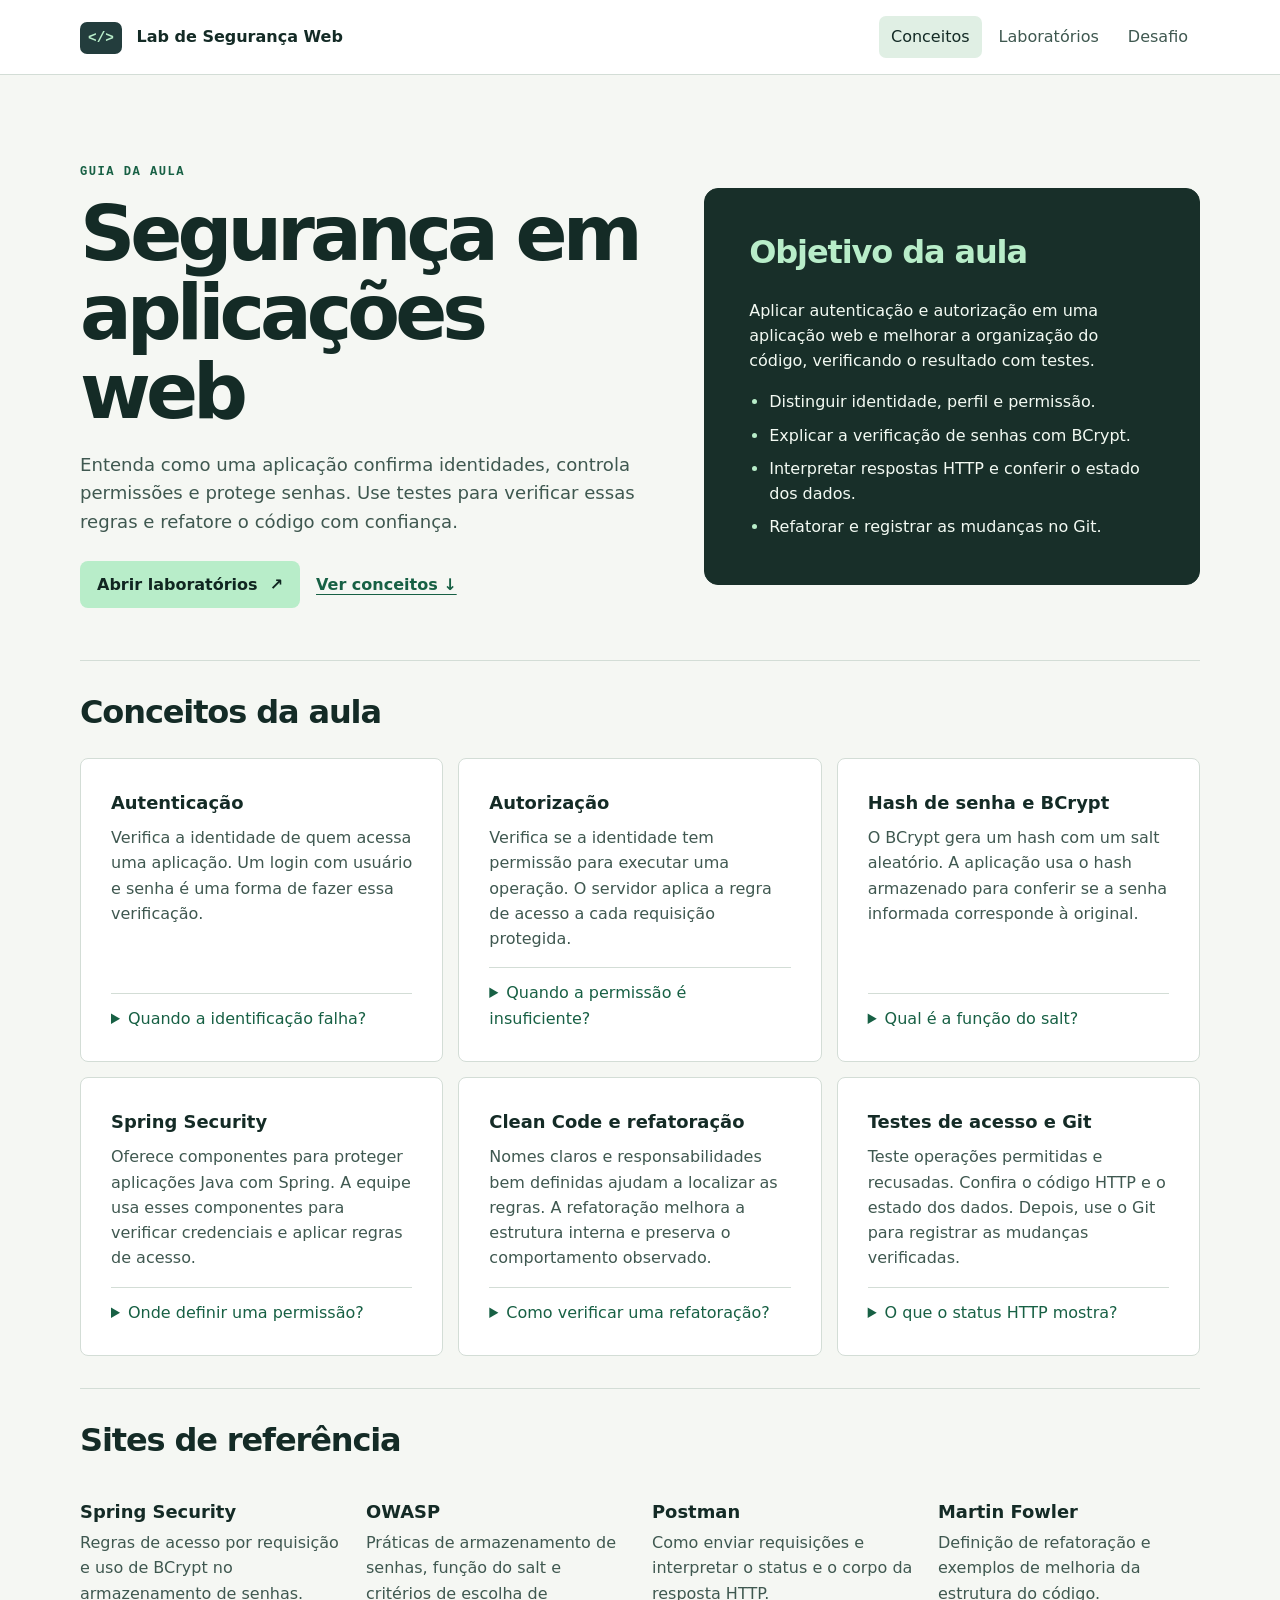
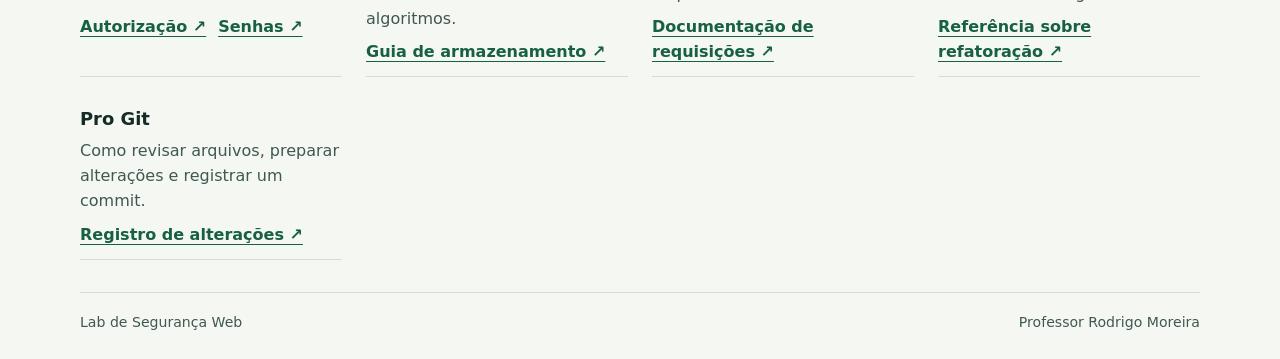
<file: index.html>
<!doctype html>
<html lang="pt-BR">
<head>
<meta charset="utf-8">
<meta name="viewport" content="width=device-width, initial-scale=1">
<title>Conceitos | Lab de Segurança Web</title>
<link rel="stylesheet" href="assets/estilo.css">

</head>
<body class="home">
<a class="skip" href="#conteudo">Ir para o conteúdo</a>
<header class="site-header"><div class="wrap top">
<a class="brand" href="index.html"><span class="mark" aria-hidden="true">&lt;/&gt;</span> Lab de Segurança Web</a>
<nav aria-label="Navegação principal"><a href="index.html" aria-current="page">Conceitos</a><a href="laboratorios.html">Laboratórios</a><a href="desafio.html">Desafio</a></nav>
</div></header>
<main id="conteudo" class="wrap">
<section class="hero intro home-hero">
  <div class="hero-copy">
    <p class="eyebrow">Guia da aula</p>
    <h1>Segurança em<br>aplicações web</h1>
    <p class="lead">Entenda como uma aplicação confirma identidades, controla permissões e protege senhas. Use testes para verificar essas regras e refatore o código com confiança.</p>
    <div class="actions"><a class="button" href="laboratorios.html">Abrir laboratórios <span aria-hidden="true">↗</span></a><a class="subtle-link" href="#conceitos">Ver conceitos ↓</a></div>
  </div>
  <aside class="hero-panel outcomes" aria-labelledby="objetivo">
    <h2 id="objetivo">Objetivo da aula</h2>
    <p>Aplicar autenticação e autorização em uma aplicação web e melhorar a organização do código, verificando o resultado com testes.</p>
    <ul>
      <li>Distinguir identidade, perfil e permissão.</li>
      <li>Explicar a verificação de senhas com BCrypt.</li>
      <li>Interpretar respostas HTTP e conferir o estado dos dados.</li>
      <li>Refatorar e registrar as mudanças no Git.</li>
    </ul>
  </aside>
</section>
<section class="home-section" id="conceitos" aria-labelledby="definitions">
  <h2 id="definitions">Conceitos da aula</h2>
  <div class="cards">
    <article><h3>Autenticação</h3><p>Verifica a identidade de quem acessa uma aplicação. Um login com usuário e senha é uma forma de fazer essa verificação.</p><details><summary>Quando a identificação falha?</summary><p>Em uma API que exige credenciais, o código HTTP 401 indica que credenciais válidas estão ausentes.</p></details></article>
    <article><h3>Autorização</h3><p>Verifica se a identidade tem permissão para executar uma operação. O servidor aplica a regra de acesso a cada requisição protegida.</p><details><summary>Quando a permissão é insuficiente?</summary><p>Uma API pode responder com HTTP 403 quando a conta foi identificada e seu perfil não permite a operação.</p></details></article>
    <article><h3>Hash de senha e BCrypt</h3><p>O BCrypt gera um hash com um salt aleatório. A aplicação usa o hash armazenado para conferir se a senha informada corresponde à original.</p><details><summary>Qual é a função do salt?</summary><p>O salt faz com que uma mesma senha possa gerar hashes diferentes. Ele é armazenado como parte da representação do hash.</p></details></article>
    <article><h3>Spring Security</h3><p>Oferece componentes para proteger aplicações Java com Spring. A equipe usa esses componentes para verificar credenciais e aplicar regras de acesso.</p><details><summary>Onde definir uma permissão?</summary><p>A política de acesso pode definir quais perfis têm permissão para requisitar uma operação protegida.</p></details></article>
    <article><h3>Clean Code e refatoração</h3><p>Nomes claros e responsabilidades bem definidas ajudam a localizar as regras. A refatoração melhora a estrutura interna e preserva o comportamento observado.</p><details><summary>Como verificar uma refatoração?</summary><p>Rode os mesmos testes antes e depois da mudança e compare os resultados esperados.</p></details></article>
    <article><h3>Testes de acesso e Git</h3><p>Teste operações permitidas e recusadas. Confira o código HTTP e o estado dos dados. Depois, use o Git para registrar as mudanças verificadas.</p><details><summary>O que o status HTTP mostra?</summary><p>Ele resume o resultado da requisição. Uma consulta adicional pode confirmar se o registro foi alterado ou preservado.</p></details></article>
  </div>
</section>
<section class="home-section references" aria-labelledby="fontes">
  <h2 id="fontes">Sites de referência</h2>
  <div class="reference-list">
    <article><h3>Spring Security</h3><p>Regras de acesso por requisição e uso de BCrypt no armazenamento de senhas.</p><div class="actions"><a href="https://docs.spring.io/spring-security/reference/servlet/authorization/authorize-http-requests.html" target="_blank" rel="noopener">Autorização ↗</a><a href="https://docs.spring.io/spring-security/reference/features/authentication/password-storage.html" target="_blank" rel="noopener">Senhas ↗</a></div></article>
    <article><h3>OWASP</h3><p>Práticas de armazenamento de senhas, função do salt e critérios de escolha de algoritmos.</p><a href="https://cheatsheetseries.owasp.org/cheatsheets/Password_Storage_Cheat_Sheet.html" target="_blank" rel="noopener">Guia de armazenamento ↗</a></article>
    <article><h3>Postman</h3><p>Como enviar requisições e interpretar o status e o corpo da resposta HTTP.</p><a href="https://learning.postman.com/docs/use/send-requests/requests" target="_blank" rel="noopener">Documentação de requisições ↗</a></article>
    <article><h3>Martin Fowler</h3><p>Definição de refatoração e exemplos de melhoria da estrutura do código.</p><a href="https://www.refactoring.com/" target="_blank" rel="noopener">Referência sobre refatoração ↗</a></article>
    <article><h3>Pro Git</h3><p>Como revisar arquivos, preparar alterações e registrar um commit.</p><a href="https://git-scm.com/book/en/v2/Git-Basics-Recording-Changes-to-the-Repository.html" target="_blank" rel="noopener">Registro de alterações ↗</a></article>
  </div>
</section>
</main>
<footer class="wrap footer"><span>Lab de Segurança Web</span><span>Professor Rodrigo Moreira</span></footer>
</body></html>
</file>
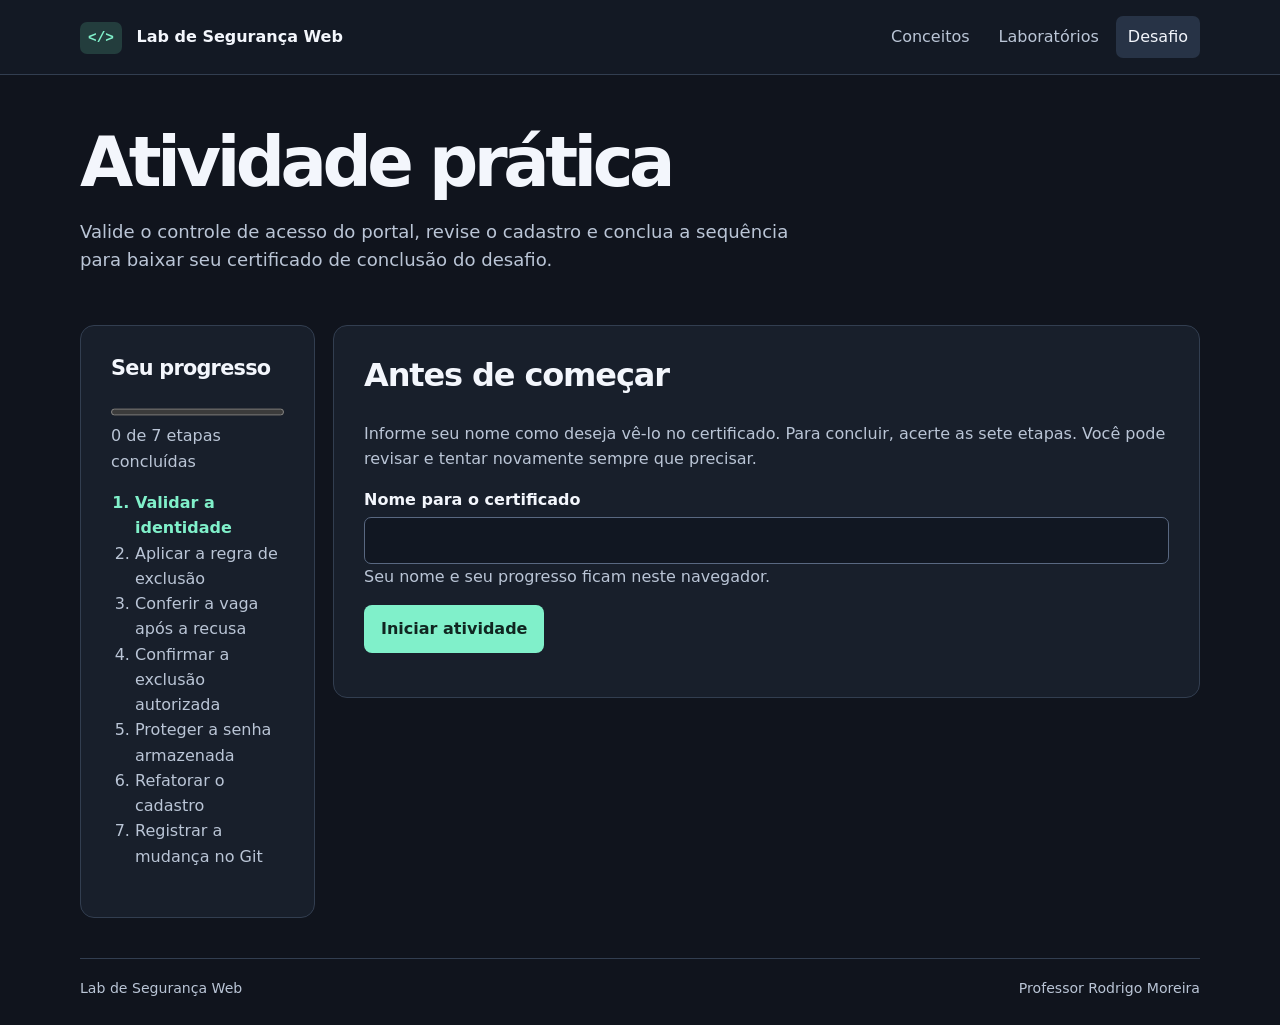
<file: desafio.html>
<!doctype html>
<html lang="pt-BR">
<head>
<meta charset="utf-8">
<meta name="viewport" content="width=device-width, initial-scale=1">
<title>Desafio | Lab de Segurança Web</title>
<link rel="stylesheet" href="assets/estilo.css">
<script defer src="assets/portal.js"></script><script defer src="assets/certificado.js"></script><script defer src="assets/desafio.js"></script>
</head>
<body>
<a class="skip" href="#conteudo">Ir para o conteúdo</a>
<header class="site-header"><div class="wrap top">
<a class="brand" href="index.html"><span class="mark" aria-hidden="true">&lt;/&gt;</span> Lab de Segurança Web</a>
<nav aria-label="Navegação principal"><a href="index.html">Conceitos</a><a href="laboratorios.html">Laboratórios</a><a href="desafio.html" aria-current="page">Desafio</a></nav>
</div></header>
<main id="conteudo" class="wrap">
<section class="hero compact"><h1>Atividade prática</h1><p class="lead">Valide o controle de acesso do portal, revise o cadastro e conclua a sequência para baixar seu certificado de conclusão do desafio.</p></section>
<div class="challenge-layout">
<aside class="panel progress-card" aria-label="Progresso">
<h2>Seu progresso</h2><p id="participante"></p><progress id="progress" max="7" value="0" aria-label="Etapas concluídas"></progress><p id="progress-label">0 de 7 etapas concluídas</p><ol id="steps"></ol>
<button type="button" class="secondary" id="restart" hidden>Recomeçar atividade</button>
</aside>
<div class="panel challenge" id="challenge" tabindex="-1"></div>
</div>
<noscript>Ative o JavaScript para iniciar o desafio e baixar o certificado.</noscript>
</main>
<footer class="wrap footer"><span>Lab de Segurança Web</span><span>Professor Rodrigo Moreira</span></footer>
</body></html>
</file>
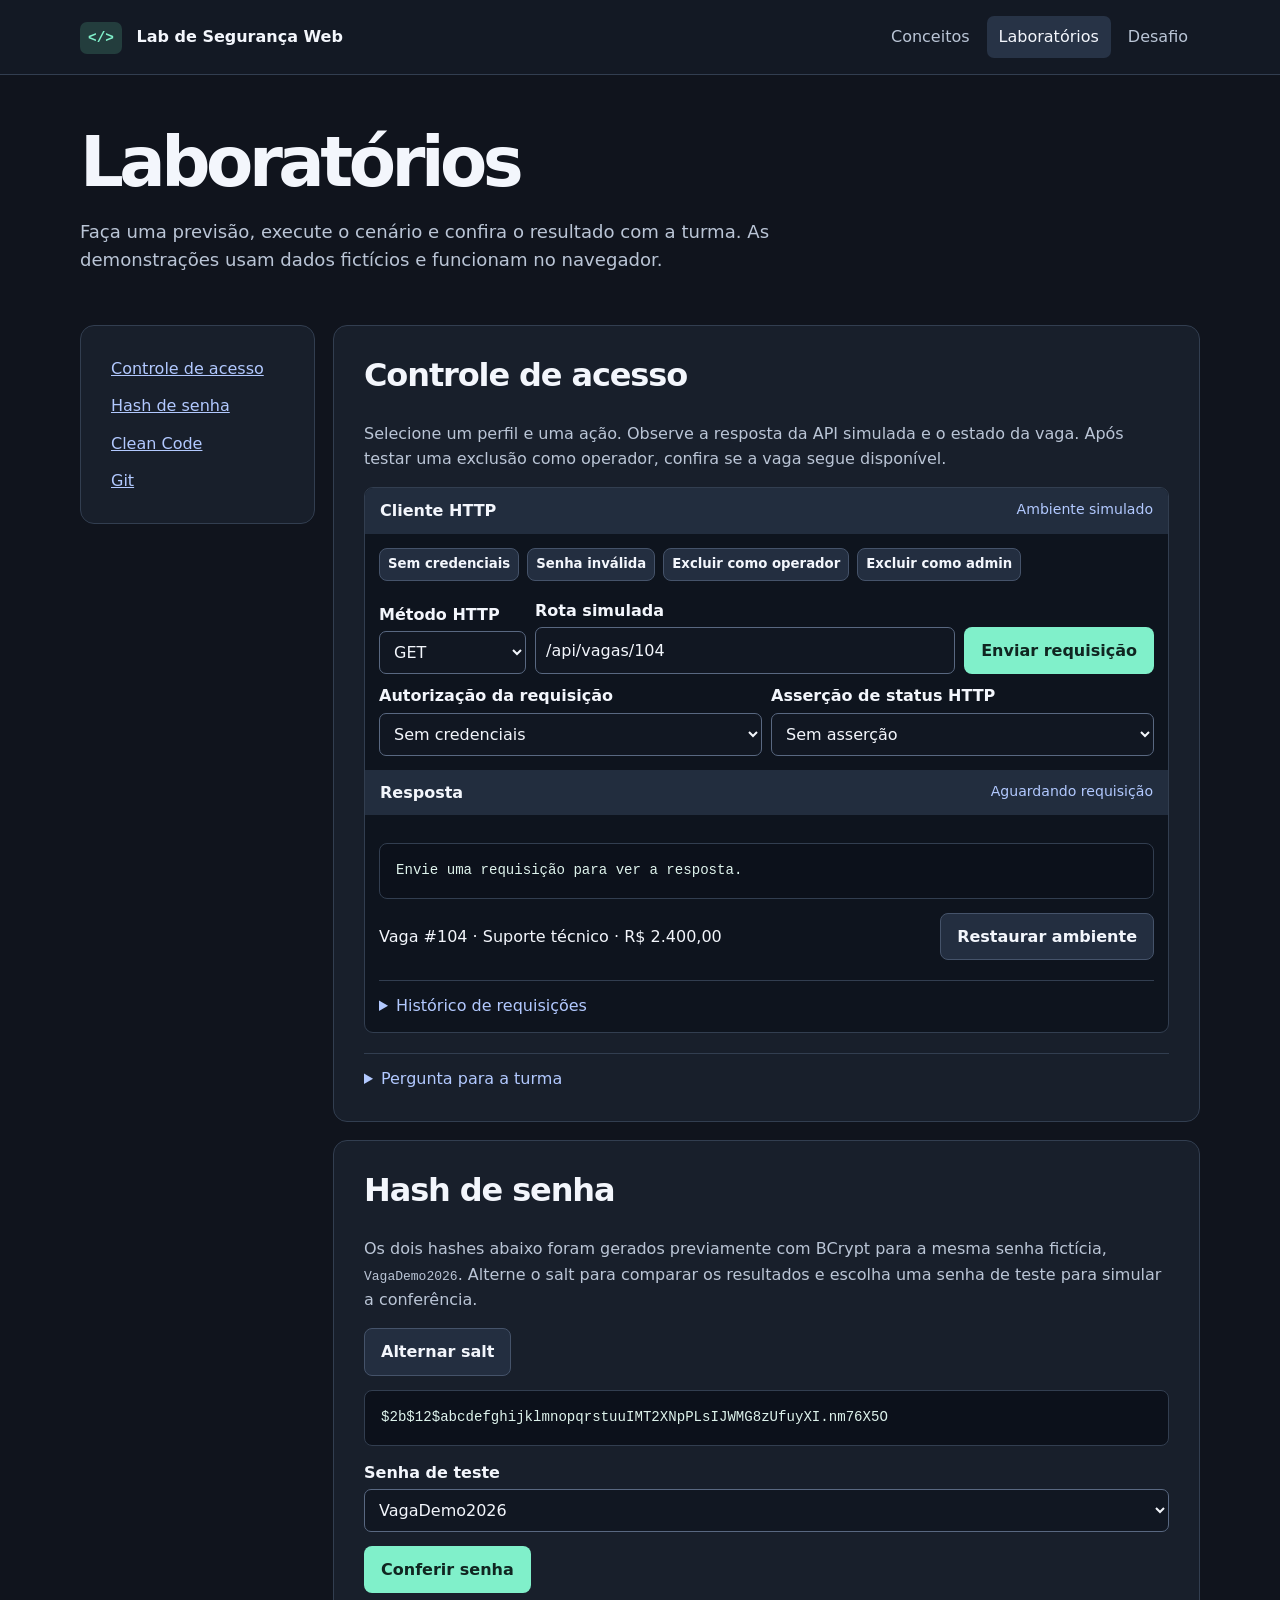
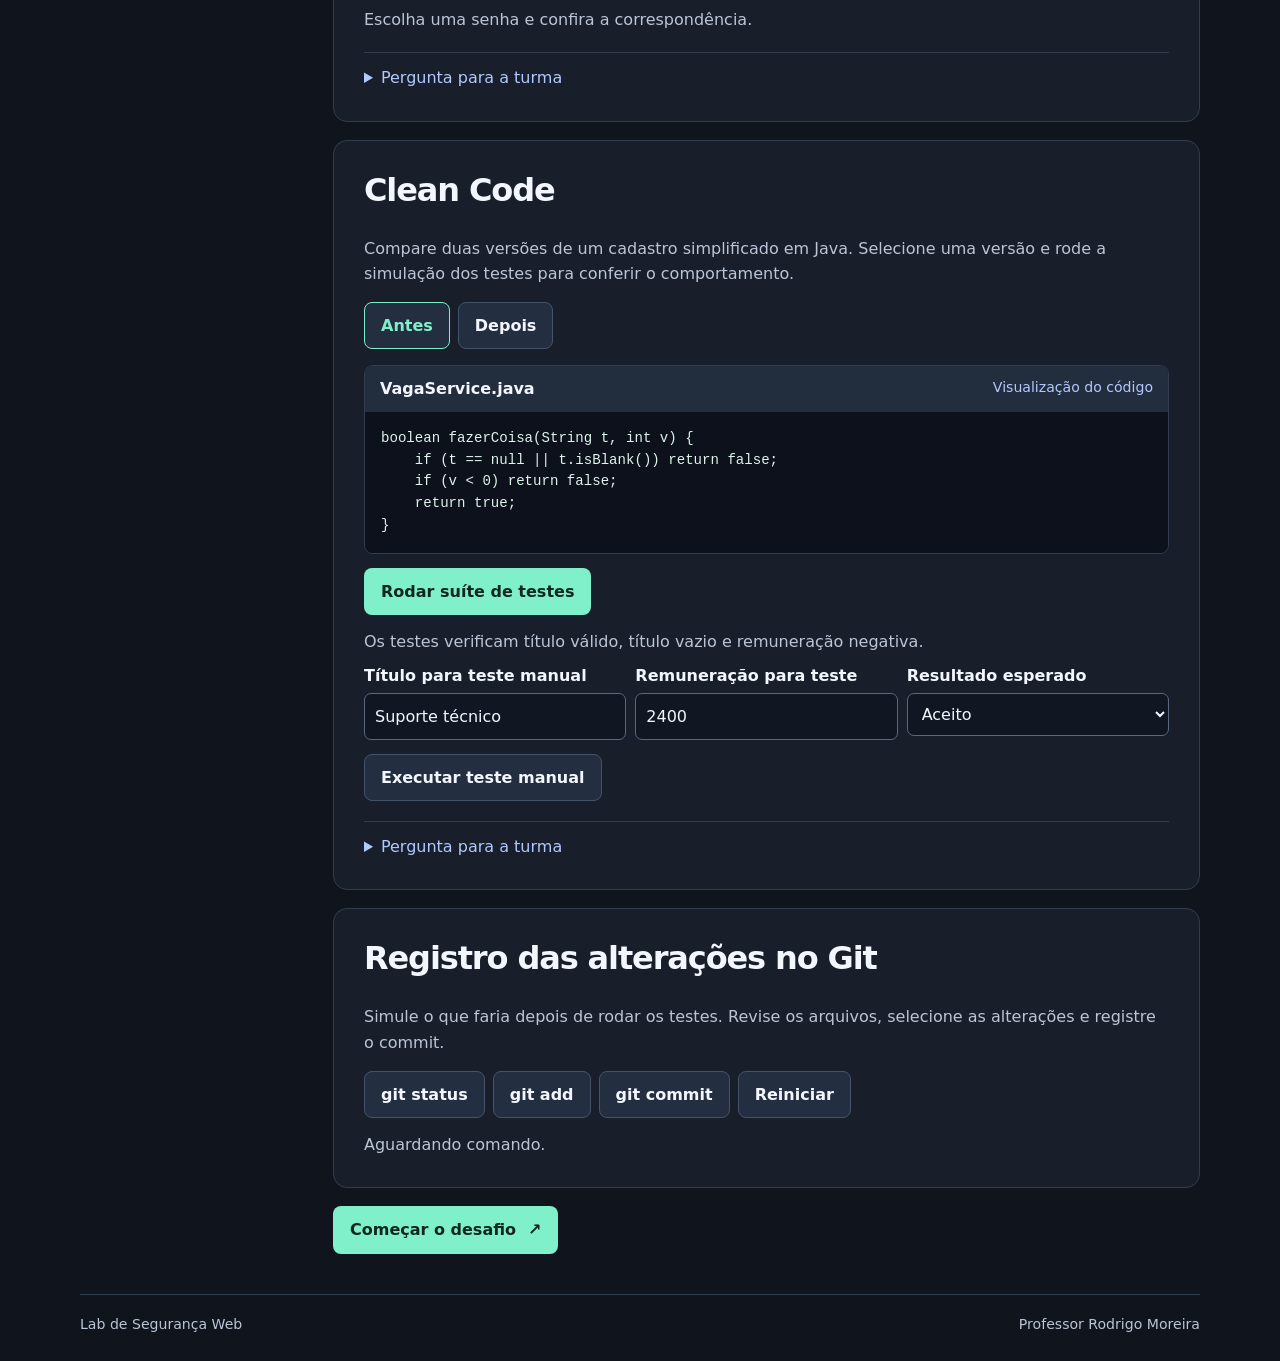
<file: laboratorios.html>
<!doctype html>
<html lang="pt-BR">
<head>
<meta charset="utf-8">
<meta name="viewport" content="width=device-width, initial-scale=1">
<title>Laboratórios | Lab de Segurança Web</title>
<link rel="stylesheet" href="assets/estilo.css">
<script defer src="assets/portal.js"></script><script defer src="assets/labs.js"></script>
</head>
<body>
<a class="skip" href="#conteudo">Ir para o conteúdo</a>
<header class="site-header"><div class="wrap top">
<a class="brand" href="index.html"><span class="mark" aria-hidden="true">&lt;/&gt;</span> Lab de Segurança Web</a>
<nav aria-label="Navegação principal"><a href="index.html">Conceitos</a><a href="laboratorios.html" aria-current="page">Laboratórios</a><a href="desafio.html">Desafio</a></nav>
</div></header>
<main id="conteudo" class="wrap">
<section class="hero compact"><h1>Laboratórios</h1><p class="lead">Faça uma previsão, execute o cenário e confira o resultado com a turma. As demonstrações usam dados fictícios e funcionam no navegador.</p></section>
<div class="lab-layout">
<aside><nav class="side panel" aria-label="Ir ao laboratório"><a href="#acesso">Controle de acesso</a><a href="#hash">Hash de senha</a><a href="#refatoracao">Clean Code</a><a href="#git">Git</a></nav></aside>
<div class="lab-stack">
<section class="panel lab" id="acesso">
<h2>Controle de acesso</h2><p>Selecione um perfil e uma ação. Observe a resposta da API simulada e o estado da vaga. Após testar uma exclusão como operador, confira se a vaga segue disponível.</p>
<div class="workbench">
  <div class="workbench-head"><strong>Cliente HTTP</strong><span>Ambiente simulado</span></div>
  <div class="workbench-body">
    <div class="actions presets" aria-label="Cenários de teste">
      <button type="button" class="secondary" data-profile="anonimo" data-operation="consultar">Sem credenciais</button>
      <button type="button" class="secondary" data-profile="invalido" data-operation="consultar">Senha inválida</button>
      <button type="button" class="secondary" data-profile="operador" data-operation="excluir">Excluir como operador</button>
      <button type="button" class="secondary" data-profile="admin" data-operation="excluir">Excluir como admin</button>
    </div>
    <form id="api-form">
      <div class="request-row">
        <div><label for="operacao">Método HTTP</label><select id="operacao"><option value="consultar">GET</option><option value="cadastrar">POST</option><option value="alterar">PATCH</option><option value="excluir">DELETE</option></select></div>
        <div><label for="rota">Rota simulada</label><input id="rota" type="text" readonly value="/api/vagas/104"></div>
        <button>Enviar requisição</button>
      </div>
      <div class="request-options">
        <div><label for="perfil">Autorização da requisição</label><select id="perfil"><option value="anonimo">Sem credenciais</option><option value="invalido">Senha incorreta</option><option value="operador">Operador</option><option value="admin">Administrador</option></select></div>
        <div id="payload" hidden><label for="remuneracao">Remuneração no corpo JSON</label><input type="number" min="0" max="1000000" step="0.01" value="2600" id="remuneracao" required disabled></div>
        <div><label for="esperado">Asserção de status HTTP</label><select id="esperado"><option value="">Sem asserção</option><option>200</option><option>201</option><option>204</option><option>401</option><option>403</option><option>404</option><option>409</option></select></div>
      </div>
      <pre id="corpo-requisicao" hidden></pre>
    </form>
  </div>
  <div class="workbench-head"><strong>Resposta</strong><span id="api-status" role="status">Aguardando requisição</span></div>
  <div class="workbench-body">
    <pre id="corpo-resposta">Envie uma requisição para ver a resposta.</pre>
    <p id="assericao" class="feedback" role="status"></p>
    <div class="state-row"><p id="vaga-status"></p><button type="button" class="secondary" id="api-reset">Restaurar ambiente</button></div>
    <details><summary>Histórico de requisições</summary><ol id="api-historico"></ol></details>
  </div>
</div>
<details><summary>Pergunta para a turma</summary><p>Se operador e administrador usam senhas válidas, por que apenas um exclui a vaga? Peça que distingam <code>401</code>, credenciais ausentes ou inválidas neste exemplo, de <code>403</code>, perfil sem permissão.</p></details>
</section>
<section class="panel lab" id="hash">
<h2>Hash de senha</h2><p>Os dois hashes abaixo foram gerados previamente com BCrypt para a mesma senha fictícia, <code>VagaDemo2026</code>. Alterne o salt para comparar os resultados e escolha uma senha de teste para simular a conferência.</p>
<div class="actions"><button type="button" class="secondary" id="novo-salt">Alternar salt</button></div>
<pre id="hash-status" aria-live="polite"></pre>
<form id="hash-form"><label for="senha">Senha de teste</label><select id="senha"><option>VagaDemo2026</option><option>OutraSenha456</option></select><div class="actions"><button>Conferir senha</button></div></form>
<p class="feedback" id="hash-feedback" role="status">Escolha uma senha e confira a correspondência.</p>
<details><summary>Pergunta para a turma</summary><p>Se a senha é a mesma, o que explica os dois hashes diferentes? Cada exemplo usa um salt diferente, incluído no próprio hash.</p></details>
</section>
<section class="panel lab" id="refatoracao">
<h2>Clean Code</h2><p>Compare duas versões de um cadastro simplificado em Java. Selecione uma versão e rode a simulação dos testes para conferir o comportamento.</p>
<div class="actions" role="group" aria-label="Versão do exemplo"><button type="button" class="secondary" id="antes" aria-pressed="true">Antes</button><button type="button" class="secondary" id="depois" aria-pressed="false">Depois</button></div>
<div class="workbench"><div class="workbench-head"><strong>VagaService.java</strong><span>Visualização do código</span></div><pre id="codigo"></pre></div>
<div class="actions"><button type="button" id="testar">Rodar suíte de testes</button></div><div id="testes" class="feedback" aria-live="polite">A suíte verifica título válido, título vazio e remuneração negativa.</div>
<form id="teste-personalizado"><div class="request-options"><div><label for="titulo-teste">Título para teste manual</label><input id="titulo-teste" type="text" value="Suporte técnico"></div><div><label for="valor-teste">Remuneração para teste</label><input id="valor-teste" type="number" value="2400" required step="1"></div><div><label for="resultado-teste">Resultado esperado</label><select id="resultado-teste"><option value="true">Aceito</option><option value="false">Recusado</option></select></div></div><div class="actions"><button class="secondary">Executar teste manual</button></div><p id="retorno-teste" class="feedback" role="status"></p></form>
<details><summary>Pergunta para a turma</summary><p>Qual versão deixa mais claro onde a validação ocorre? Quais resultados dos testes precisam permanecer iguais após a refatoração?</p></details>
</section>
<section class="panel lab" id="git">
<h2>Registro das alterações no Git</h2><p>Simule o que faria depois de rodar os testes. Revise os arquivos, selecione as alterações e registre o commit.</p>
<div class="actions"><button class="secondary" type="button" data-git="0">git status</button><button class="secondary" type="button" data-git="1">git add</button><button class="secondary" type="button" data-git="2">git commit</button><button class="secondary" type="button" id="git-reset">Reiniciar</button></div>
<p id="git-status" class="feedback" role="status">Aguardando comando.</p>
</section>
<a class="button" href="desafio.html">Começar o desafio <span aria-hidden="true">↗</span></a>
</div></div>
<noscript>Ative o JavaScript para executar as simulações.</noscript>
</main>
<footer class="wrap footer"><span>Lab de Segurança Web</span><span>Professor Rodrigo Moreira</span></footer>
</body></html>
</file>
<file: assets/estilo.css>
:root {
  color-scheme: dark;
  font-family: "Geist", "Inter", system-ui, sans-serif;
  --bg: #10141d; --panel: #181f2b; --line: #323e50;
  --text: #f3f6fc; --muted: #bac5d6; --accent: #80f0ca; --blue: #b2c9ff;
}
* { box-sizing: border-box; }
[hidden] { display: none !important; }
body { margin: 0; background: var(--bg); color: var(--text); line-height: 1.58; }
a { color: var(--accent); }
.wrap { width: min(1120px, calc(100% - 48px)); margin-inline: auto; }
.site-header { border-bottom: 1px solid var(--line); background: #131924; }
.top { display: flex; align-items: center; justify-content: space-between; gap: 16px; min-height: 74px; }
.brand { color: var(--text); text-decoration: none; font-weight: 760; white-space: nowrap; }
.mark { font: 700 0.9rem ui-monospace, monospace; margin-right: 9px; color: var(--accent); background: #233d3d; border-radius: 7px; padding: 8px; }
.top nav { display: flex; gap: 5px; flex-wrap: wrap; }
.top nav a { text-decoration: none; color: var(--muted); padding: 8px 12px; border-radius: 7px; }
.top nav a[aria-current] { background: #273346; color: var(--text); }
.top nav a:hover, .side a:hover { color: var(--accent); }
.skip { position: absolute; left: 12px; top: 8px; transform: translateY(-160%); padding: 8px; background: var(--bg); }
.skip:focus { transform: none; }
.hero { padding: 70px 0 55px; }
.intro { display: grid; grid-template-columns: 1.13fr 1fr; gap: clamp(24px, 6vw, 86px); align-items: center; }
h1,h2,h3,p { margin-top: 0; }
h1 { font-size: clamp(2.7rem, 6.5vw, 5.2rem); letter-spacing: -0.065em; line-height: 1.03; margin-bottom: 20px; }
h2 { font-size: clamp(1.35rem, 3vw, 2rem); letter-spacing: -0.035em; line-height: 1.2; }
h3 { font-size: 1.12rem; }
.lead { color: var(--muted); font-size: 1.13rem; max-width: 62ch; margin-bottom: 24px; }
.eyebrow { font: 700 .76rem ui-monospace, monospace; letter-spacing: .12em; text-transform: uppercase; color: var(--accent); margin-bottom: 15px; }
.panel, .hero-panel, .cards article { border: 1px solid var(--line); background: var(--panel); border-radius: 14px; padding: clamp(17px, 3vw, 30px); min-width: 0; }
.hero-panel { background: linear-gradient(145deg, #22333c, #181f2b 70%); }
.rule { border-top: 1px solid var(--line); display: flex; align-items: center; flex-wrap: wrap; gap: 5px 12px; justify-content: space-between; padding: 13px 0; font-weight: 650; }
.tag { color: var(--blue); font-size: .82rem; }
.green { color: var(--accent); }
.muted, .cards p, .lab > p { color: var(--muted); }
.hero-panel .muted { margin: 10px 0 0; font-size: .92rem; }
.section { padding-bottom: 40px; }
.cards { display: grid; grid-template-columns: repeat(3, 1fr); gap: 15px; }
.cards article { display: flex; flex-direction: column; }
.cards details { margin-top: auto; }
summary { cursor: pointer; color: var(--blue); }
details { border-top: 1px solid var(--line); padding-top: 12px; }
details p { margin: 10px 0 0; }
.button, button { display: inline-flex; align-items: center; gap: 12px; background: var(--accent); color: #102621; border: 1px solid transparent; padding: 10px 16px; border-radius: 8px; font: inherit; font-weight: 750; text-decoration: none; cursor: pointer; }
.button:hover, button:hover { filter: brightness(1.12); }
button.secondary { background: #232e40; color: var(--text); border-color: #45536a; }
button[aria-pressed="true"] { border-color: var(--accent); color: var(--accent); }
:focus-visible { outline: 3px solid var(--blue); outline-offset: 3px; }
.compact { padding: 52px 0 26px; }
.compact h1 { font-size: clamp(2.7rem, 6vw, 4.3rem); }
.lab-layout, .challenge-layout { display: grid; grid-template-columns: minmax(180px, 235px) minmax(0, 1fr); gap: 18px; align-items: start; padding-bottom: 40px; }
.side { display: grid; gap: 12px; position: sticky; top: 18px; }
.side a { color: var(--blue); }
.lab-stack { display: grid; gap: 18px; justify-items: stretch; }
.lab-stack > .button { justify-self: start; }
.lab { scroll-margin-top: 15px; }
.lab details { margin-top: 20px; }
.simulator { display: grid; grid-template-columns: 1fr 1fr; gap: 16px; }
label:not(.option) { display: block; font-weight: 680; margin: 9px 0 4px; }
select, input[type="text"] { font: inherit; color: var(--text); background: #111722; border: 1px solid #596881; border-radius: 7px; padding: 10px; width: 100%; }
.actions { display: flex; flex-wrap: wrap; align-items: center; gap: 8px; margin-top: 14px; }
.terminal, pre { background: #0c111b; border: 1px solid var(--line); border-radius: 8px; padding: 16px; }
.terminal p:last-child { margin-bottom: 0; }
.terminal-label { color: var(--muted); font-size: .84rem; margin-bottom: 4px; }
pre { white-space: pre-wrap; overflow-wrap: anywhere; color: #def3ec; font: .88rem/1.55 ui-monospace, monospace; }
.feedback { margin: 14px 0 0; color: var(--muted); }
.feedback[data-kind="success"] { color: var(--accent); }
.feedback[data-kind="retry"] { color: #ffd5a7; }
progress { width: 100%; height: 14px; accent-color: var(--accent); }
.progress-card h2 { font-size: 1.3rem; }
.progress-card p, .progress-card ol { color: var(--muted); }
.progress-card ol { padding-left: 24px; margin-bottom: 18px; }
.progress-card [aria-current="step"] { color: var(--accent); font-weight: 700; }
.progress-card .done { color: var(--blue); }
fieldset { border: 0; padding: 0; margin: 0; min-width: 0; }
legend { font-weight: 720; margin-bottom: 12px; }
.option { display: flex; align-items: baseline; gap: 10px; padding: 10px 12px; border: 1px solid var(--line); border-radius: 8px; cursor: pointer; margin-bottom: 8px; }
.option:has(input:checked) { border-color: var(--accent); background: #223638; }
input[type="radio"] { accent-color: var(--accent); flex-shrink: 0; }
.footer { border-top: 1px solid var(--line); color: var(--muted); display: flex; justify-content: space-between; padding: 18px 0 26px; gap: 12px; font-size: .88rem; }
@media (max-width: 850px) { .cards { grid-template-columns: repeat(2, 1fr); } .simulator { grid-template-columns: 1fr; } }
@media (max-width: 660px) {
  .wrap { width: calc(100% - 32px); }
  .top { align-items: flex-start; flex-direction: column; gap: 5px; padding: 13px 0; }
  .top nav a { padding: 7px 9px; }
  .intro, .cards, .lab-layout, .challenge-layout { grid-template-columns: 1fr; }
  .hero { padding: 35px 0 28px; }
  .side { display: flex; flex-wrap: wrap; }
}
.challenge .terminal { margin-bottom: 16px; }
.home { color-scheme: light; --bg: #f5f7f3; --panel: #fff; --line: #d3ddd6; --text: #142b26; --muted: #3f5850; --accent: #b8edc9; --blue: #176044; }
.home .site-header { background: #fff; }
.home .top nav a[aria-current] { background: #e0efe4; }
.home .top nav a:hover { color: #176044; }
.home .top nav a:focus-visible, .home a:focus-visible { outline-color: #176044; }
.home .eyebrow { color: #176044; }
.home-hero { padding: clamp(32px, 7vw, 90px) 0 52px; gap: clamp(24px, 5vw, 72px); }
.home-hero h1 { font-size: clamp(2.65rem, 6vw, 5.25rem); }
.home-hero .actions { gap: 16px; }
.home .subtle-link, .references a { color: #176044; font-weight: 700; text-underline-offset: 4px; }
.home .outcomes { background: #182f29; color: #f3faf3; padding: clamp(22px, 4vw, 44px); border-color: #182f29; }
.outcomes h2 { color: #b8edc9; }
.outcomes ul { padding-left: 20px; margin: 0; }
.outcomes li { margin-top: 8px; }
.outcomes li::marker { color: #b8edc9; }
.home-section { padding: 32px 0; border-top: 1px solid var(--line); }
.home .cards article { border-radius: 8px; }
.home .cards article h3 { margin-bottom: 8px; }
.reference-list { display: grid; grid-template-columns: repeat(auto-fit, minmax(min(230px, 100%), 1fr)); gap: 16px 24px; }
.reference-list article { padding: 12px 0; border-bottom: 1px solid var(--line); }
.reference-list h3 { margin-bottom: 4px; }
.reference-list p { margin-bottom: 8px; color: var(--muted); }
.reference-list .actions { margin: 0; gap: 12px; }
.workbench { background: #0e141e; border: 1px solid var(--line); border-radius: 9px; margin-top: 16px; overflow: hidden; }
.workbench-head { display: flex; flex-wrap: wrap; justify-content: space-between; gap: 4px 12px; padding: 10px 15px; background: #222d3e; }
.workbench-head span { color: var(--blue); font-size: .88rem; }
.workbench-body { padding: 14px; }
.workbench > pre { margin: 0; border: 0; border-radius: 0; }
.workbench-body pre { margin-bottom: 5px; }
.request-row { display: grid; grid-template-columns: minmax(95px, .7fr) minmax(125px, 2fr) auto; align-items: end; gap: 9px; }
.request-options { display: grid; grid-template-columns: repeat(auto-fit, minmax(min(155px, 100%), 1fr)); gap: 9px; }
.presets { margin: 0 0 8px; }
.presets button { font-size: .83rem; padding: 5px 8px; }
input[type="number"] { font: inherit; color: var(--text); background: #111722; border: 1px solid #596881; border-radius: 7px; padding: 10px; width: 100%; }
.state-row { display: flex; justify-content: space-between; align-items: center; flex-wrap: wrap; gap: 8px; margin: 10px 0; }
.state-row p { margin: 0; }
.result-grid { width: 100%; border-collapse: collapse; text-align: left; }
.result-grid th, .result-grid td { padding: 7px; border-bottom: 1px solid var(--line); }
.result-grid th { color: var(--text); }
@media (max-width: 850px) {
  .request-row > button { grid-column: 1 / -1; justify-self: start; }
  .request-row { grid-template-columns: minmax(95px, 1fr) minmax(120px, 2fr); }
}
@media (max-width: 340px) { .request-row { grid-template-columns: 1fr; } }

#testes { overflow-x: auto; }
#participante { overflow-wrap: anywhere; }
</file>
